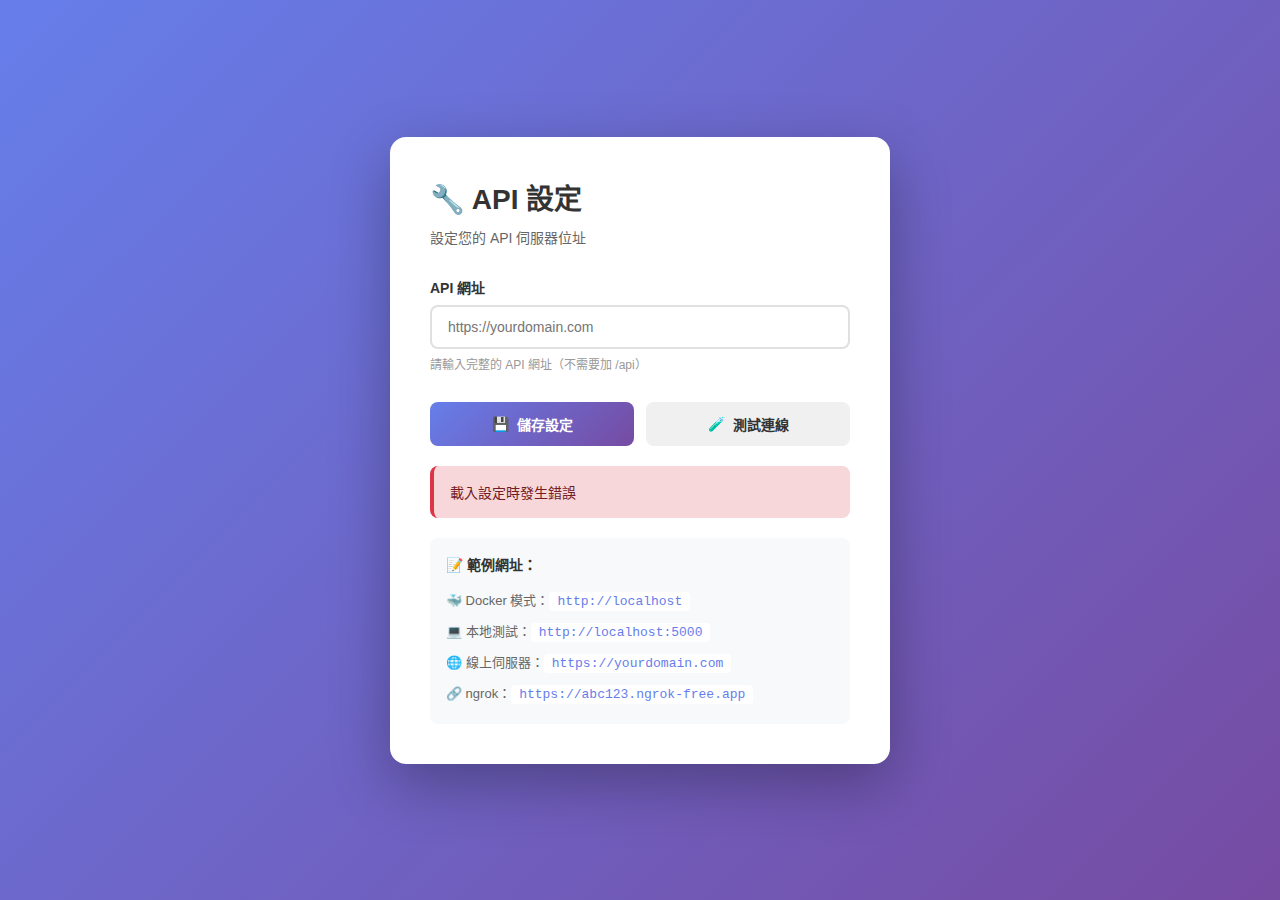
<file: extension/options.html>
<!DOCTYPE html>
<html lang="zh-TW">

<head>
    <meta charset="UTF-8">
    <meta name="viewport" content="width=device-width, initial-scale=1.0">
    <title>API 設定 - FB 商品批量留言助手</title>
    <style>
        * {
            margin: 0;
            padding: 0;
            box-sizing: border-box;
        }

        body {
            font-family: 'Segoe UI', Tahoma, Geneva, Verdana, sans-serif;
            background: linear-gradient(135deg, #667eea 0%, #764ba2 100%);
            min-height: 100vh;
            display: flex;
            align-items: center;
            justify-content: center;
            padding: 20px;
        }

        .container {
            background: white;
            border-radius: 16px;
            box-shadow: 0 20px 60px rgba(0, 0, 0, 0.3);
            max-width: 500px;
            width: 100%;
            padding: 40px;
        }

        h1 {
            color: #333;
            margin-bottom: 10px;
            font-size: 28px;
        }

        .subtitle {
            color: #666;
            margin-bottom: 30px;
            font-size: 14px;
        }

        .form-group {
            margin-bottom: 25px;
        }

        label {
            display: block;
            margin-bottom: 8px;
            font-weight: 600;
            color: #333;
            font-size: 14px;
        }

        input {
            width: 100%;
            padding: 12px 16px;
            border: 2px solid #e0e0e0;
            border-radius: 8px;
            font-size: 14px;
            transition: all 0.3s;
        }

        input:focus {
            outline: none;
            border-color: #667eea;
            box-shadow: 0 0 0 3px rgba(102, 126, 234, 0.1);
        }

        .hint {
            display: block;
            margin-top: 6px;
            font-size: 12px;
            color: #999;
        }

        .button-group {
            display: flex;
            gap: 12px;
            margin-top: 30px;
        }

        button {
            flex: 1;
            padding: 12px 24px;
            border: none;
            border-radius: 8px;
            font-size: 14px;
            font-weight: 600;
            cursor: pointer;
            transition: all 0.3s;
            display: flex;
            align-items: center;
            justify-content: center;
            gap: 8px;
        }

        button:hover {
            transform: translateY(-2px);
            box-shadow: 0 4px 12px rgba(0, 0, 0, 0.15);
        }

        button:active {
            transform: translateY(0);
        }

        #saveBtn {
            background: linear-gradient(135deg, #667eea 0%, #764ba2 100%);
            color: white;
        }

        #testBtn {
            background: #f0f0f0;
            color: #333;
        }

        #testBtn:hover {
            background: #e0e0e0;
        }

        .status {
            margin-top: 20px;
            padding: 16px;
            border-radius: 8px;
            font-size: 14px;
            display: none;
            animation: slideIn 0.3s ease;
        }

        @keyframes slideIn {
            from {
                opacity: 0;
                transform: translateY(-10px);
            }

            to {
                opacity: 1;
                transform: translateY(0);
            }
        }

        .status.show {
            display: block;
        }

        .status.success {
            background: #d4edda;
            color: #155724;
            border-left: 4px solid #28a745;
        }

        .status.error {
            background: #f8d7da;
            color: #721c24;
            border-left: 4px solid #dc3545;
        }

        .status.info {
            background: #d1ecf1;
            color: #0c5460;
            border-left: 4px solid #17a2b8;
        }

        .examples {
            background: #f8f9fa;
            padding: 16px;
            border-radius: 8px;
            margin-top: 20px;
        }

        .examples h3 {
            font-size: 14px;
            color: #333;
            margin-bottom: 10px;
        }

        .examples ul {
            list-style: none;
            padding: 0;
        }

        .examples li {
            padding: 6px 0;
            font-size: 13px;
            color: #666;
        }

        .examples code {
            background: white;
            padding: 2px 8px;
            border-radius: 4px;
            font-family: 'Courier New', monospace;
            color: #667eea;
        }
    </style>
</head>

<body>
    <div class="container">
        <h1>🔧 API 設定</h1>
        <p class="subtitle">設定您的 API 伺服器位址</p>

        <div class="form-group">
            <label for="apiUrl">API 網址</label>
            <input type="text" id="apiUrl" placeholder="https://yourdomain.com" autocomplete="off">
            <span class="hint">請輸入完整的 API 網址（不需要加 /api）</span>
        </div>

        <div class="button-group">
            <button id="saveBtn">
                <span>💾</span>
                <span>儲存設定</span>
            </button>
            <button id="testBtn">
                <span>🧪</span>
                <span>測試連線</span>
            </button>
        </div>

        <div id="status" class="status"></div>

        <div class="examples">
            <h3>📝 範例網址：</h3>
            <ul>
                <li>🐳 Docker 模式：<code>http://localhost</code></li>
                <li>💻 本地測試：<code>http://localhost:5000</code></li>
                <li>🌐 線上伺服器：<code>https://yourdomain.com</code></li>
                <li>🔗 ngrok：<code>https://abc123.ngrok-free.app</code></li>
            </ul>
        </div>
    </div>

    <script src="options.js"></script>
</body>

</html>
</file>
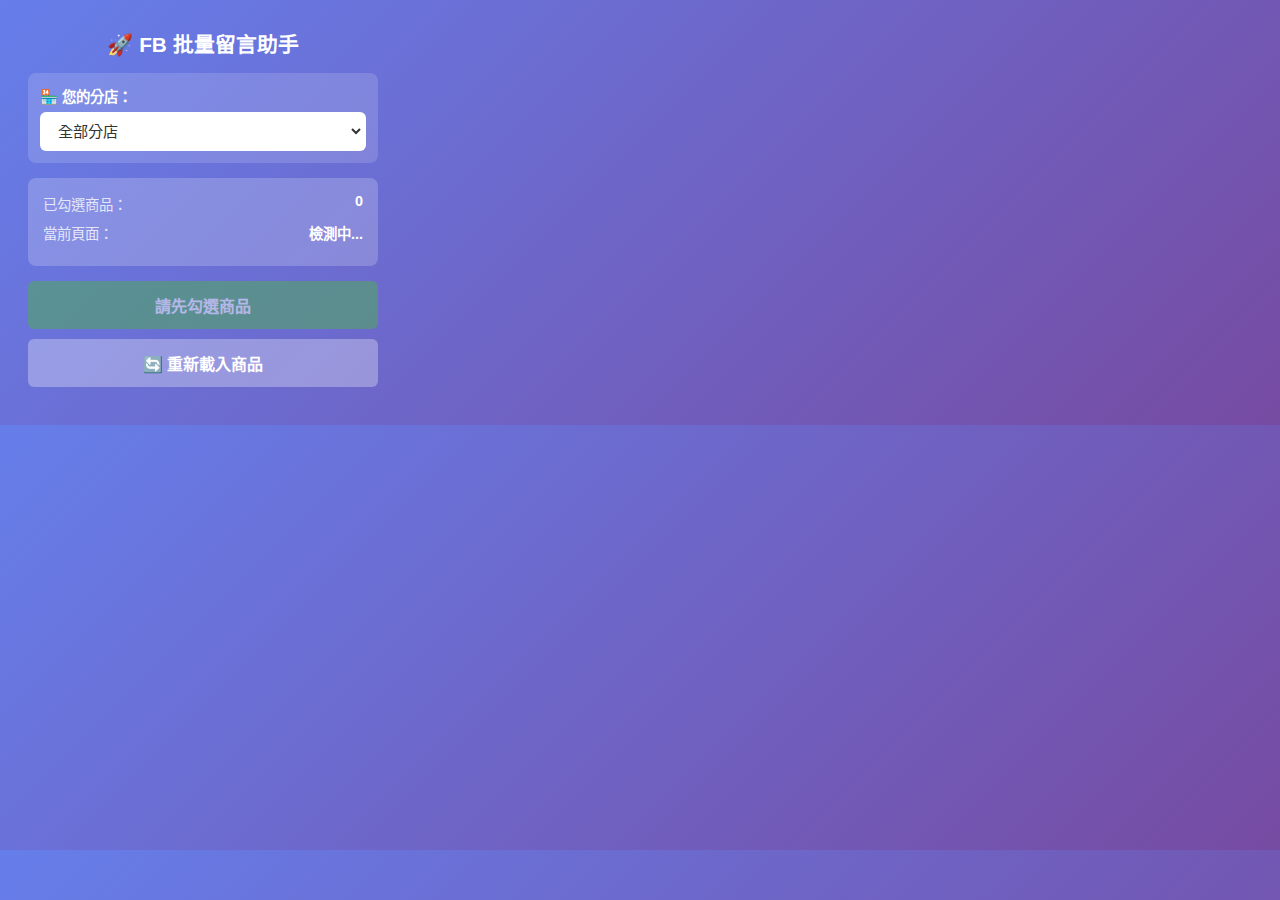
<file: extension/popup.html>
<!DOCTYPE html>
<html lang="zh-TW">

<head>
    <meta charset="UTF-8">
    <meta name="viewport" content="width=device-width, initial-scale=1.0">
    <title>FB 商品批量留言</title>
    <style>
        body {
            width: 350px;
            padding: 20px;
            font-family: 'Microsoft JhengHei', Arial, sans-serif;
            background: linear-gradient(135deg, #667eea 0%, #764ba2 100%);
            color: white;
        }

        h1 {
            font-size: 1.3rem;
            margin: 0 0 15px 0;
            text-align: center;
        }

        .status {
            background: rgba(255, 255, 255, 0.2);
            padding: 15px;
            border-radius: 8px;
            margin-bottom: 15px;
        }

        .info-item {
            display: flex;
            justify-content: space-between;
            margin-bottom: 8px;
            font-size: 0.9rem;
        }

        .info-label {
            color: rgba(255, 255, 255, 0.8);
        }

        .info-value {
            font-weight: bold;
        }

        .btn {
            width: 100%;
            padding: 12px;
            border: none;
            border-radius: 6px;
            font-size: 1rem;
            font-weight: bold;
            cursor: pointer;
            transition: all 0.3s;
            margin-bottom: 10px;
        }

        .btn-primary {
            background: #4CAF50;
            color: white;
        }

        .btn-primary:hover:not(:disabled) {
            background: #45a049;
            transform: translateY(-2px);
        }

        .btn-danger {
            background: #f44336;
            color: white;
        }

        .btn-danger:hover {
            background: #da190b;
        }

        .btn-secondary {
            background: rgba(255, 255, 255, 0.3);
            color: white;
        }

        .btn-secondary:hover {
            background: rgba(255, 255, 255, 0.4);
        }

        .btn:disabled {
            opacity: 0.5;
            cursor: not-allowed;
        }

        .progress {
            background: rgba(255, 255, 255, 0.2);
            border-radius: 10px;
            overflow: hidden;
            height: 20px;
            margin-bottom: 15px;
            display: none;
        }

        .progress-bar {
            background: #4CAF50;
            height: 100%;
            transition: width 0.3s;
            display: flex;
            align-items: center;
            justify-content: center;
            font-size: 0.75rem;
            font-weight: bold;
        }

        .log {
            background: rgba(0, 0, 0, 0.3);
            padding: 10px;
            border-radius: 6px;
            max-height: 150px;
            overflow-y: auto;
            font-size: 0.85rem;
            display: none;
        }

        .log-item {
            margin-bottom: 5px;
            padding: 3px 0;
        }

        .log-item.success {
            color: #4CAF50;
        }

        .log-item.error {
            color: #ff6b6b;
        }

        /* 分店選擇器樣式 */
        .branch-selector {
            margin-bottom: 15px;
            padding: 12px;
            background: rgba(255, 255, 255, 0.15);
            border-radius: 8px;
        }

        .branch-selector label {
            display: block;
            margin-bottom: 6px;
            font-size: 0.9rem;
            font-weight: bold;
        }

        .branch-selector select {
            width: 100%;
            padding: 8px 12px;
            border: 2px solid rgba(255, 255, 255, 0.3);
            border-radius: 6px;
            background: white;
            color: #333;
            font-size: 0.95rem;
            cursor: pointer;
            transition: all 0.3s;
        }

        .branch-selector select:focus {
            outline: none;
            border-color: #667eea;
            box-shadow: 0 0 0 3px rgba(102, 126, 234, 0.2);
        }

        .warning {
            background: rgba(255, 193, 7, 0.2);
            border-left: 3px solid #ffc107;
            padding: 10px;
            border-radius: 4px;
            font-size: 0.85rem;
            margin-bottom: 15px;
        }
    </style>
</head>

<body>
    <h1>🚀 FB 批量留言助手</h1>

    <!-- 分店選擇器 -->
    <div class="branch-selector">
        <label for="branchSelect">🏪 您的分店：</label>
        <select id="branchSelect">
            <option value="">全部分店</option>
            <option value="大寮">大寮</option>
            <option value="瑞光">瑞光</option>
            <option value="公裕街">公裕街</option>
            <option value="內埔">內埔</option>
        </select>
    </div>

    <div class="status">
        <div class="info-item">
            <span class="info-label">已勾選商品：</span>
            <span class="info-value" id="selectedCount">0</span>
        </div>
        <div class="info-item">
            <span class="info-label">當前頁面：</span>
            <span class="info-value" id="currentPage">檢測中...</span>
        </div>
    </div>

    <div class="warning" id="warning" style="display: none;">
        ⚠️ 請先在 FB 打開要留言的貼文！
    </div>

    <div class="progress" id="progress">
        <div class="progress-bar" id="progressBar">0%</div>
    </div>

    <button class="btn btn-primary" id="startBtn" disabled>
        開始批量留言
    </button>

    <button class="btn btn-danger" id="stopBtn" style="display: none;">
        ⏹ 停止留言
    </button>

    <button class="btn btn-secondary" id="refreshBtn">
        🔄 重新載入商品
    </button>

    <div class="log" id="log"></div>

    <script src="popup.js"></script>
</body>

</html>
</file>
